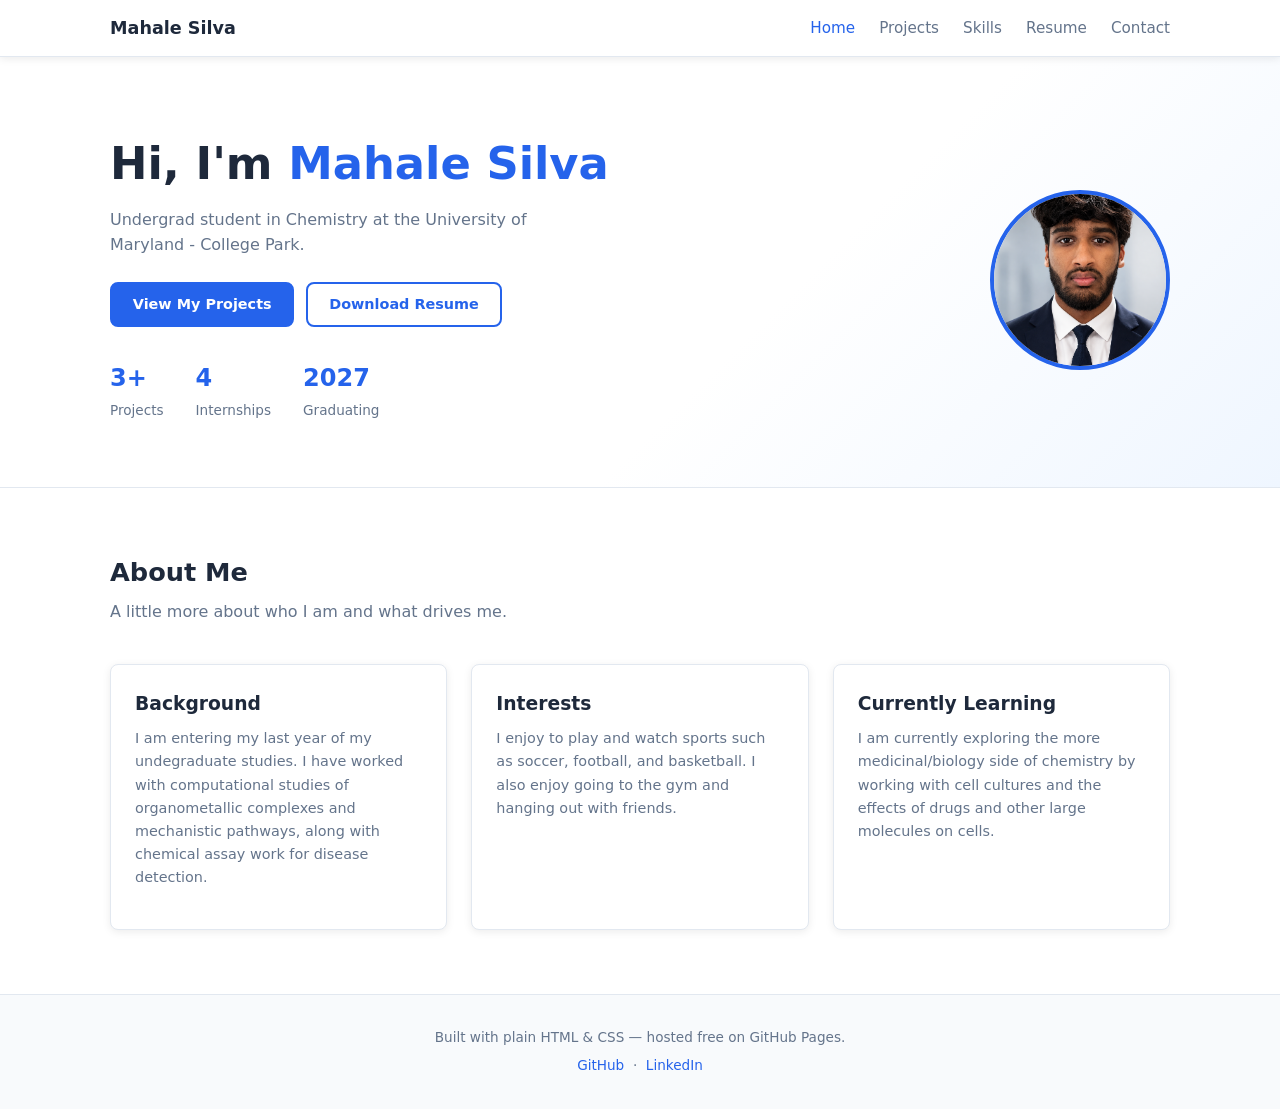
<file: index.html>
<!DOCTYPE html>
<html lang="en">
<head>
  <meta charset="UTF-8" />
  <meta name="viewport" content="width=device-width, initial-scale=1.0" />
  <title>Mahale Silva -- E-Portfolio</title>
  <link rel="stylesheet" href="css/style.css" />
</head>
<body>

<!-- ── Navigation ── -->
<nav>
  <input type="checkbox" id="nav-toggle" />
  <div class="nav-inner">
    <span class="nav-brand">Mahale Silva</span>
    <label class="nav-toggle-label" for="nav-toggle">
      <span></span>
    </label>
    <ul class="nav-links">
      <li><a href="index.html" class="active">Home</a></li>
      <li><a href="projects.html">Projects</a></li>
      <li><a href="skills.html">Skills</a></li>
      <li><a href="resume.html">Resume</a></li>
      <li><a href="contact.html">Contact</a></li>
    </ul>
  </div>
</nav>

<!-- ── Hero ── -->
<section class="hero">
  <div class="container hero-inner">
    <div class="hero-text">
      <h1>Hi, I'm <span>Mahale Silva</span></h1>
      <p>
        Undergrad student in Chemistry at the University of Maryland - College Park.
      </p>
      <div class="hero-btns">
        <a href="projects.html" class="btn">View My Projects</a>
        <a href="resume.html"   class="btn btn-outline">Download Resume</a>
      </div>
      <div class="stats">
        <div class="stat"><strong>3+</strong><span>Projects</span></div>
        <div class="stat"><strong>4</strong><span>Internships</span></div>
        <div class="stat"><strong>2027</strong><span>Graduating</span></div>
      </div>
    </div>
    <!-- Add your photo: upload a file called profile.jpg into the images/ folder -->
    <img
      src="images/profile.jpg.png"
      alt="Profile photo"
      class="hero-photo"
    />
  </div>
</section>

<!-- ── About ── -->
<section class="section section-alt">
  <div class="container">
    <h2 class="section-title">About Me</h2>
    <p class="section-sub">A little more about who I am and what drives me.</p>
    <div class="grid">

      <div class="card">
        <h3>Background</h3>
        <p>
          I am entering my last year of my undegraduate studies. I have 
          worked with computational studies of organometallic complexes 
          and mechanistic pathways, along with chemical assay work for
          disease detection.
        </p>
      </div>

      <div class="card">
        <h3>Interests</h3>
        <p>
          I enjoy to play and watch sports such as soccer, football,
          and basketball. I also enjoy going to the gym and hanging out
          with friends.
        </p>
      </div>

      <div class="card">
        <h3>Currently Learning</h3>
        <p>
          I am currently exploring the more medicinal/biology side of
          chemistry by working with cell cultures and the effects of drugs
          and other large molecules on cells.
        </p>
      </div>

    </div>
  </div>
</section>

<!-- ── Footer ── -->
<footer>
  <p>Built with plain HTML &amp; CSS &mdash; hosted free on GitHub Pages.</p>
  <p style="margin-top:.4rem;">
    <a href="https://github.com/YourUsername">GitHub</a> &nbsp;·&nbsp;
    <a href="https://linkedin.com/in/yourhandle">LinkedIn</a>
  </p>
</footer>

</body>
</html>
</file>
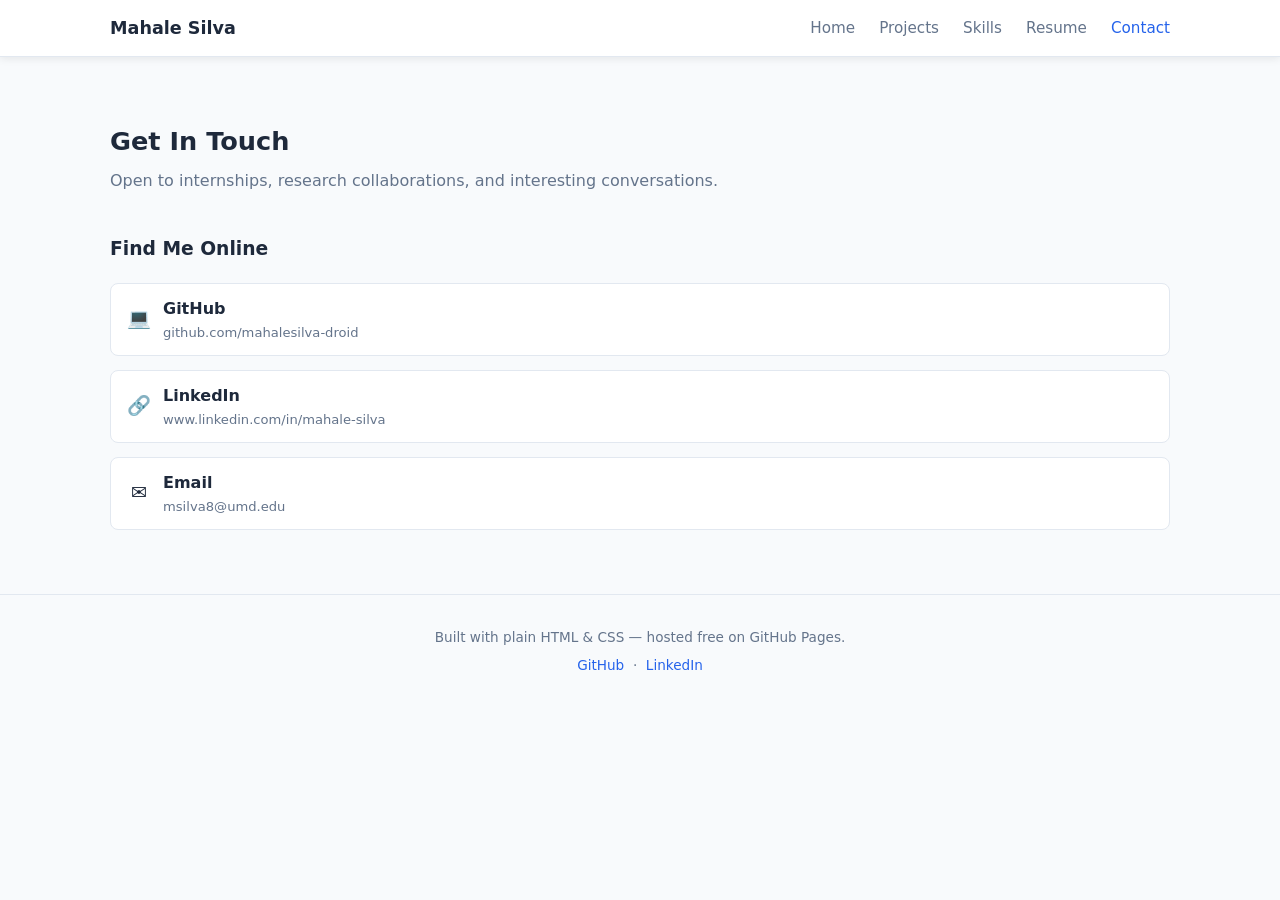
<file: contact.html>
<!DOCTYPE html>
<html lang="en">
<head>
  <meta charset="UTF-8" />
  <meta name="viewport" content="width=device-width, initial-scale=1.0" />
  <title>Contact — Mahale Silva</title>
  <link rel="stylesheet" href="css/style.css" />
</head>
<body>

<nav>
  <input type="checkbox" id="nav-toggle" />
  <div class="nav-inner">
    <span class="nav-brand">Mahale Silva</span>
    <label class="nav-toggle-label" for="nav-toggle"><span></span></label>
    <ul class="nav-links">
      <li><a href="index.html">Home</a></li>
      <li><a href="projects.html">Projects</a></li>
      <li><a href="skills.html">Skills</a></li>
      <li><a href="resume.html">Resume</a></li>
      <li><a href="contact.html" class="active">Contact</a></li>
    </ul>
  </div>
</nav>

<section class="section">
  <div class="container">
    <h2 class="section-title">Get In Touch</h2>
    <p class="section-sub">Open to internships, research collaborations, and interesting conversations.</p>

    <div>

      <!-- Social / direct links -->
      <div>
        <h3 style="margin-bottom:1.2rem;">Find Me Online</h3>
        <div class="social-links">

          <a href="https://github.com/YourUsername" class="social-link" target="_blank" rel="noopener">
            <span class="social-icon">&#x1F4BB;</span>
            <div>
              <strong>GitHub</strong>
              <div style="font-size:.82rem;color:var(--muted);">github.com/mahalesilva-droid</div>
            </div>
          </a>

          <a href="https://linkedin.com/in/yourhandle" class="social-link" target="_blank" rel="noopener">
            <span class="social-icon">&#x1F517;</span>
            <div>
              <strong>LinkedIn</strong>
              <div style="font-size:.82rem;color:var(--muted);">www.linkedin.com/in/mahale-silva</div>
            </div>
          </a>

          <a href="mailto:your.email@university.edu" class="social-link">
            <span class="social-icon">&#x2709;&#xFE0F;</span>
            <div>
              <strong>Email</strong>
              <div style="font-size:.82rem;color:var(--muted);">msilva8@umd.edu</div>
            </div>
          </a>

        </div>
      </div>

    </div>
  </div>
</section>

<footer>
  <p>Built with plain HTML &amp; CSS &mdash; hosted free on GitHub Pages.</p>
  <p style="margin-top:.4rem;">
    <a href="https://github.com/YourUsername">GitHub</a> &nbsp;·&nbsp;
    <a href="https://linkedin.com/in/yourhandle">LinkedIn</a>
  </p>
</footer>

</body>
</html>
</file>
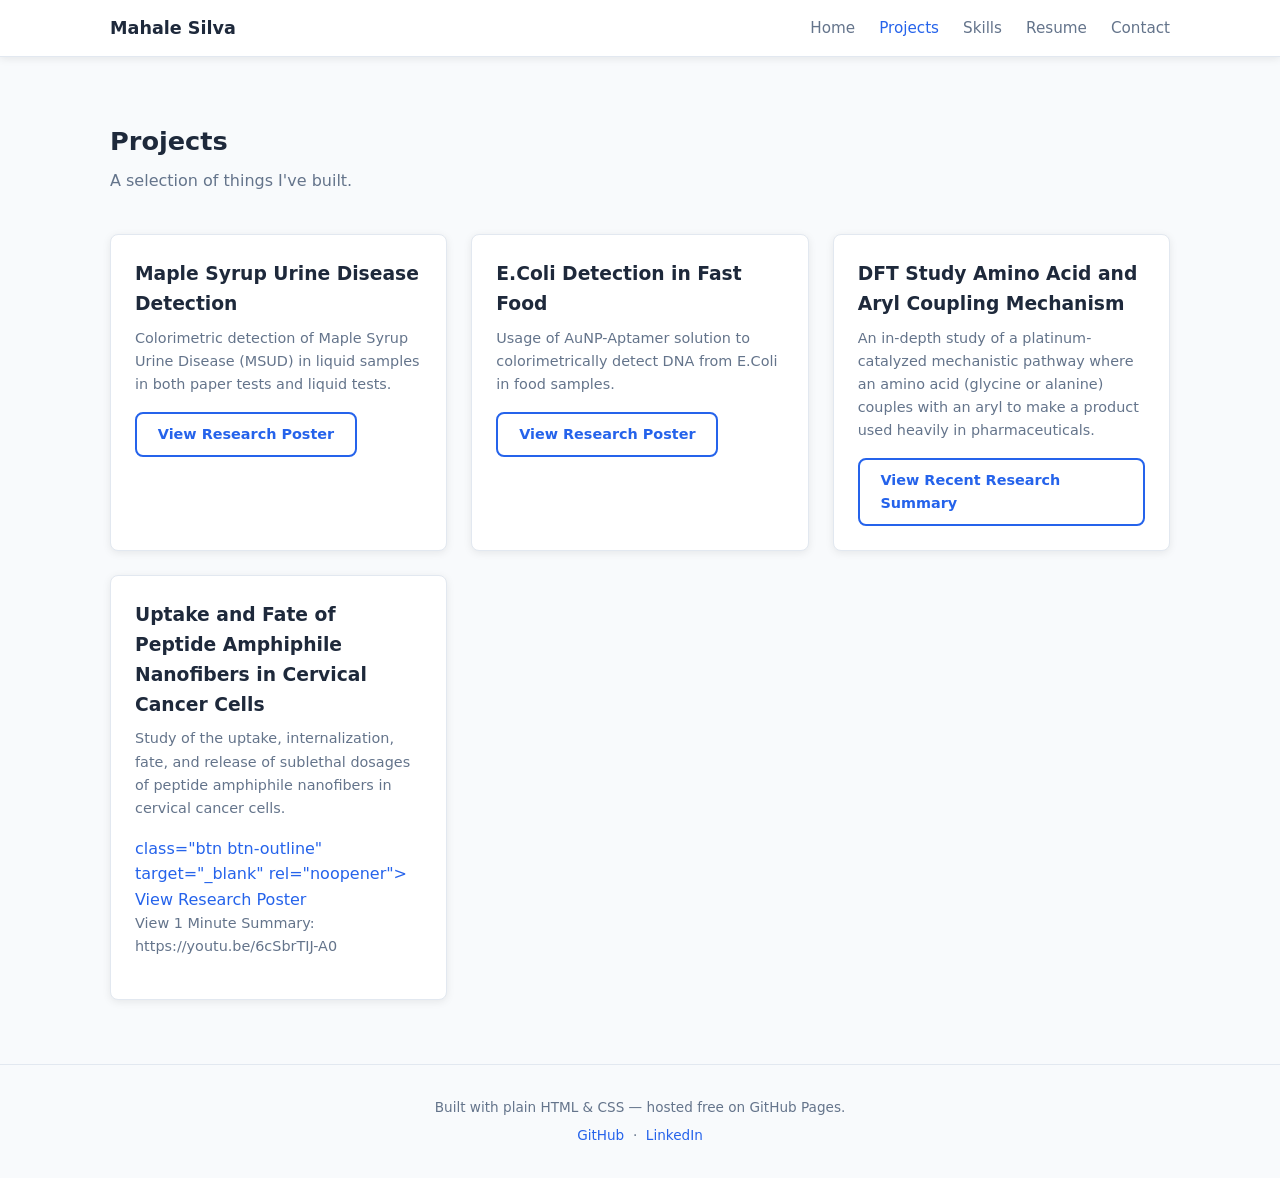
<file: projects.html>
<!DOCTYPE html>
<html lang="en">
<head>
  <meta charset="UTF-8" />
  <meta name="viewport" content="width=device-width, initial-scale=1.0" />
  <title>Projects — Mahale Silva</title>
  <link rel="stylesheet" href="css/style.css" />
</head>
<body>

<nav>
  <input type="checkbox" id="nav-toggle" />
  <div class="nav-inner">
    <span class="nav-brand">Mahale Silva</span>
    <label class="nav-toggle-label" for="nav-toggle"><span></span></label>
    <ul class="nav-links">
      <li><a href="index.html">Home</a></li>
      <li><a href="projects.html" class="active">Projects</a></li>
      <li><a href="skills.html">Skills</a></li>
      <li><a href="resume.html">Resume</a></li>
      <li><a href="contact.html">Contact</a></li>
    </ul>
  </div>
</nav>

<section class="section">
  <div class="container">
    <h2 class="section-title">Projects</h2>
    <p class="section-sub">A selection of things I've built. </p>

    <div class="grid">

      <!-- Project 1 -->
      <div class="card">
        <h3>Maple Syrup Urine Disease Detection</h3>
        <p>
          Colorimetric detection of Maple Syrup Urine Disease (MSUD) in liquid samples in both paper tests and liquid tests.
        </p>
        <a href="images/project1-combined.pdf"
           class="btn btn-outline" target="_blank" rel="noopener">
          View Research Poster
        </a>
      </div>

      <!-- Project 2 -->
      <div class="card">
        <h3>E.Coli Detection in Fast Food</h3>
        <p>
          Usage of AuNP-Aptamer solution to colorimetrically detect DNA from E.Coli in food samples.
        </p>
        <a href="images/project2.pdf"
           class="btn btn-outline" target="_blank" rel="noopener">
          View Research Poster
        </a>
      </div>

      <!-- Project 3 -->
      <div class="card">
        <h3>DFT Study Amino Acid and Aryl Coupling Mechanism</h3>
        <p>
          An in-depth study of a platinum-catalyzed mechanistic pathway where an amino acid
          (glycine or alanine) couples with an aryl to make a product used heavily in pharmaceuticals.
        </p>
        <a href="images/Modifying the Activation Barrier of Pt(IV)-Mediated Amino Acid and 4-Fluorophenyl Coupling through Pyridine Substituent Modification.pdf"
           class="btn btn-outline" target="_blank" rel="noopener">
          View Recent Research Summary
        </a>
      </div>
 <!-- Project 4 -->
      <div class="card">
        <h3>Uptake and Fate of Peptide Amphiphile Nanofibers in Cervical Cancer Cells</h3>
        <p>
          Study of the uptake, internalization, fate, and release of sublethal dosages of peptide
          amphiphile nanofibers in cervical cancer cells.
        </p>
        <a href="images/RAPS_Spring_2026_Poster_Edited.jpg">
          class="btn btn-outline" target="_blank" rel="noopener">
          View Research Poster
        </a>
        <p>
        View 1 Minute Summary:
        https://youtu.be/6cSbrTIJ-A0
        </p>
        
      </div>
    </div><!-- /.grid -->
  </div>
</section>

<footer>
  <p>Built with plain HTML &amp; CSS &mdash; hosted free on GitHub Pages.</p>
  <p style="margin-top:.4rem;">
    <a href="https://github.com/YourUsername">GitHub</a> &nbsp;·&nbsp;
    <a href="https://linkedin.com/in/yourhandle">LinkedIn</a>
  </p>
</footer>

</body>
</html>
</file>
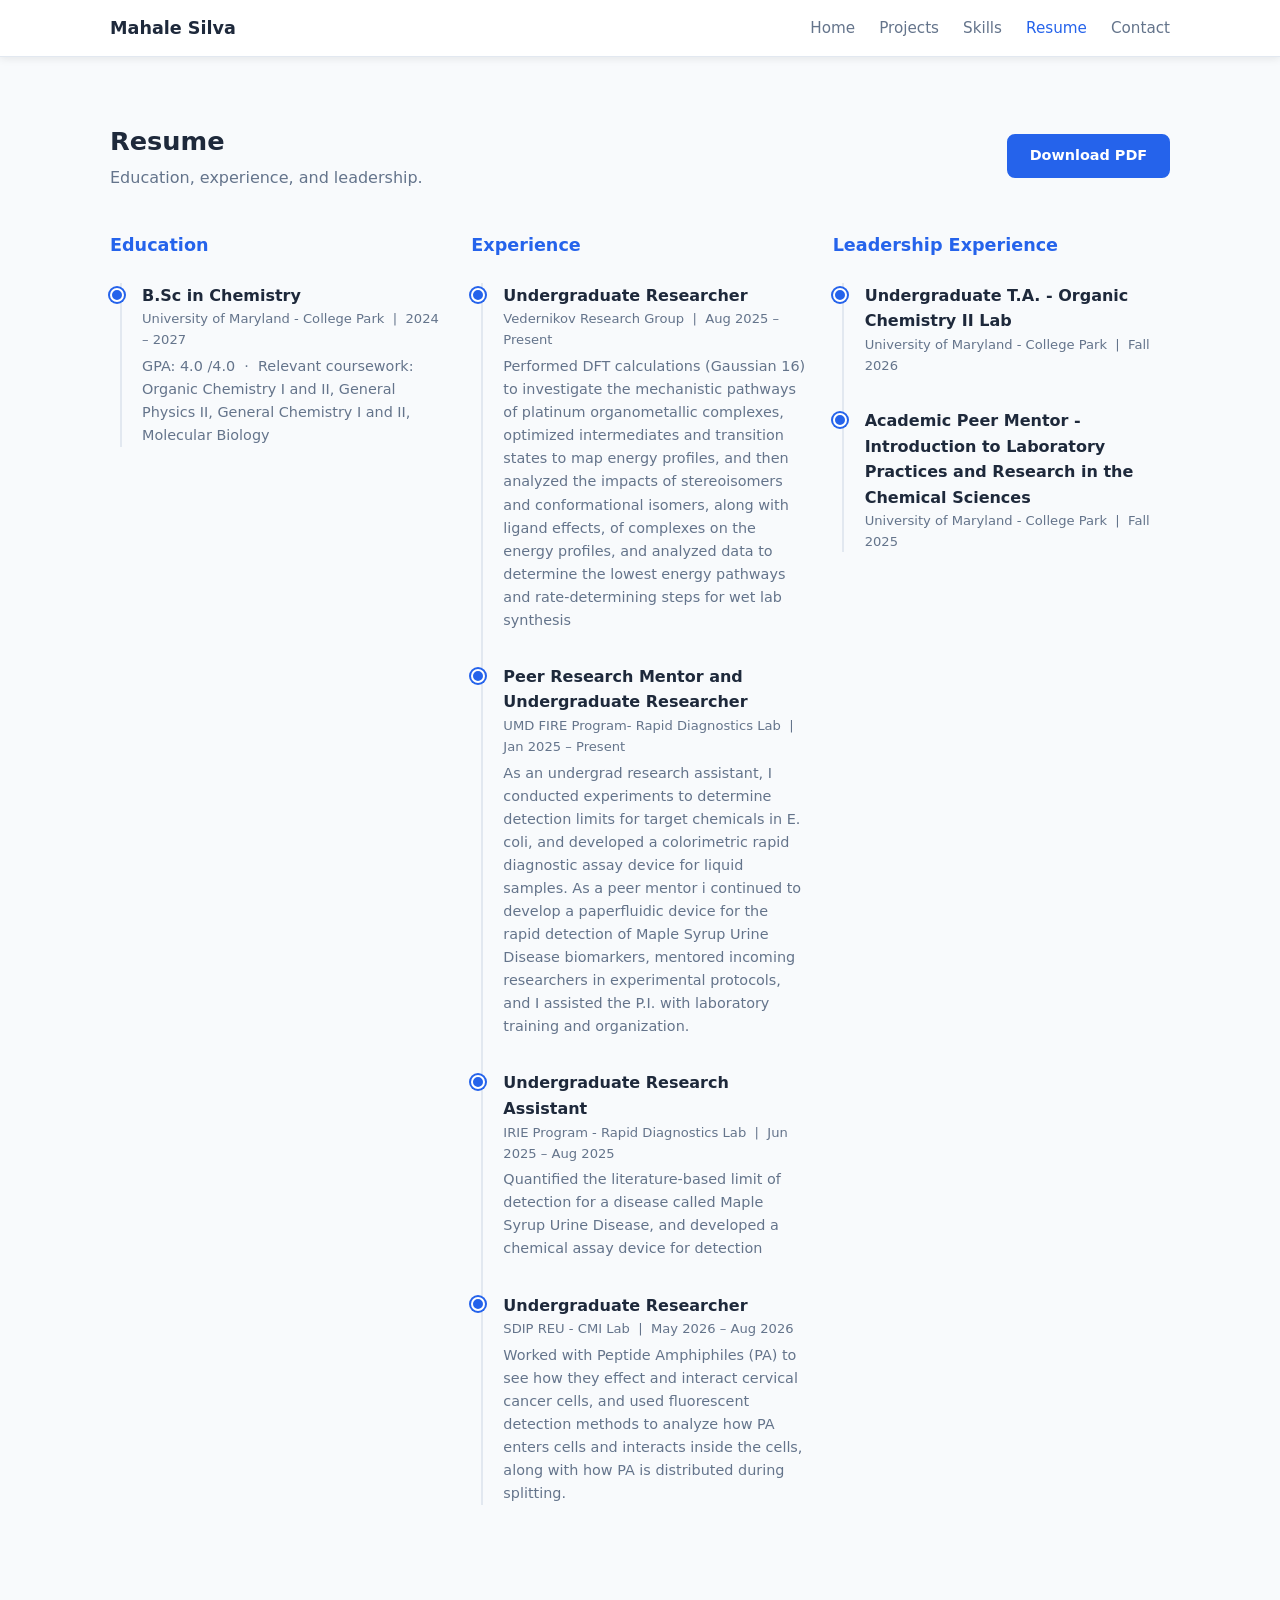
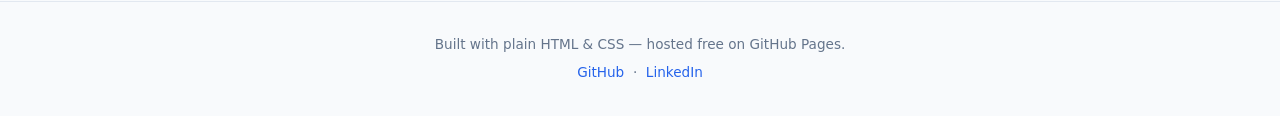
<file: resume.html>
<!DOCTYPE html>
<html lang="en">
<head>
  <meta charset="UTF-8" />
  <meta name="viewport" content="width=device-width, initial-scale=1.0" />
  <title>Resume — Mahale Silva</title>
  <link rel="stylesheet" href="css/style.css" />
</head>
<body>

<nav>
  <input type="checkbox" id="nav-toggle" />
  <div class="nav-inner">
    <span class="nav-brand">Mahale Silva</span>
    <label class="nav-toggle-label" for="nav-toggle"><span></span></label>
    <ul class="nav-links">
      <li><a href="index.html">Home</a></li>
      <li><a href="projects.html">Projects</a></li>
      <li><a href="skills.html">Skills</a></li>
      <li><a href="resume.html" class="active">Resume</a></li>
      <li><a href="contact.html">Contact</a></li>
    </ul>
  </div>
</nav>

<section class="section">
  <div class="container">
    <div style="display:flex;justify-content:space-between;align-items:center;flex-wrap:wrap;gap:1rem;margin-bottom:2.5rem;">
      <div>
        <h2 class="section-title" style="margin-bottom:.2rem;">Resume</h2>
        <p class="section-sub" style="margin-bottom:0;">Education, experience, and leadership.</p>
      </div>
      <!-- Upload your resume as resume.pdf into the root folder — this link will work automatically -->
      <a href="resume.pdf" class="btn" download>Download PDF</a>
    </div>

    <div class="grid" style="align-items:start;">

      <!-- Education -->
      <div>
        <h3 style="margin-bottom:1.5rem;font-size:1.1rem;color:var(--accent);">Education</h3>
        <div class="timeline">

          <div class="timeline-item">
            <div class="timeline-dot"></div>
            <h4>B.Sc in Chemistry </h4>
            <p class="meta">University of Maryland - College Park &nbsp;|&nbsp; 2024 – 2027</p>
            <p>GPA: 4.0 /4.0 &nbsp;·&nbsp; Relevant coursework: Organic Chemistry I and II, General Physics II, General Chemistry I and II, Molecular Biology</p>
          </div>

        </div>
      </div>

      <!-- Experience -->
      <div>
        <h3 style="margin-bottom:1.5rem;font-size:1.1rem;color:var(--accent);">Experience</h3>
        <div class="timeline">

          <div class="timeline-item">
            <div class="timeline-dot"></div>
            <h4>Undergraduate Researcher</h4>
            <p class="meta">Vedernikov Research Group &nbsp;|&nbsp; Aug 2025 – Present</p>
            <p>
              Performed DFT calculations (Gaussian 16) to investigate the mechanistic pathways of
              platinum organometallic complexes, optimized intermediates and transition states to
              map energy profiles, and then analyzed the impacts of stereoisomers and conformational
              isomers, along with ligand effects, of complexes on the energy profiles, and analyzed
              data to determine the lowest energy pathways and rate-determining steps for wet lab synthesis

            </p>
          </div>

          <div class="timeline-item">
            <div class="timeline-dot"></div>
            <h4>Peer Research Mentor and Undergraduate Researcher</h4>
            <p class="meta">UMD FIRE Program- Rapid Diagnostics Lab &nbsp;|&nbsp; Jan 2025 – Present</p>
            <p>
              As an undergrad research assistant, I conducted experiments to determine detection limits
              for target chemicals in E. coli, and developed a colorimetric rapid diagnostic assay device
              for liquid samples. As a peer mentor i continued to develop a paperfluidic device for the
              rapid detection of Maple Syrup Urine Disease biomarkers, mentored incoming researchers in 
              experimental protocols, and I assisted the P.I. with laboratory training and organization.

            </p>
          </div>

          <div class="timeline-item">
            <div class="timeline-dot"></div>
            <h4>Undergraduate Research Assistant</h4>
            <p class="meta">IRIE Program - Rapid Diagnostics Lab &nbsp;|&nbsp; Jun 2025 – Aug 2025</p>
            <p>
              Quantified the literature-based limit of detection for a disease called Maple Syrup Urine
              Disease, and developed a chemical assay device for detection

            </p>
          </div>
          
          <div class="timeline-item">
            <div class="timeline-dot"></div>
            <h4>Undergraduate Researcher</h4>
            <p class="meta">SDIP REU - CMI Lab &nbsp;|&nbsp; May 2026 – Aug 2026</p>
            <p>
              Worked with Peptide Amphiphiles (PA) to see how they effect and interact cervical
              cancer cells, and used fluorescent detection methods to analyze how PA enters cells
              and interacts inside the cells, along with how PA is distributed during splitting.

            </p>
          </div>

        </div>
      </div>

      <!-- Achievements -->
      <div>
        <h3 style="margin-bottom:1.5rem;font-size:1.1rem;color:var(--accent);">Leadership Experience</h3>
        <div class="timeline">

          <div class="timeline-item">
            <div class="timeline-dot"></div>
            <h4>Undergraduate T.A. - Organic Chemistry II Lab</h4>
            <p class="meta">University of Maryland - College Park &nbsp;|&nbsp; Fall 2026</p>
          </div>

          <div class="timeline-item">
            <div class="timeline-dot"></div>
            <h4>Academic Peer Mentor - Introduction to Laboratory Practices and Research in the Chemical Sciences</h4>
            <p class="meta">University of Maryland - College Park &nbsp;|&nbsp; Fall 2025</p>
          </div>

        </div>
      </div>

    </div>
  </div>
</section>

<footer>
  <p>Built with plain HTML &amp; CSS &mdash; hosted free on GitHub Pages.</p>
  <p style="margin-top:.4rem;">
    <a href="https://github.com/YourUsername">GitHub</a> &nbsp;·&nbsp;
    <a href="https://linkedin.com/in/yourhandle">LinkedIn</a>
  </p>
</footer>

</body>
</html>
</file>
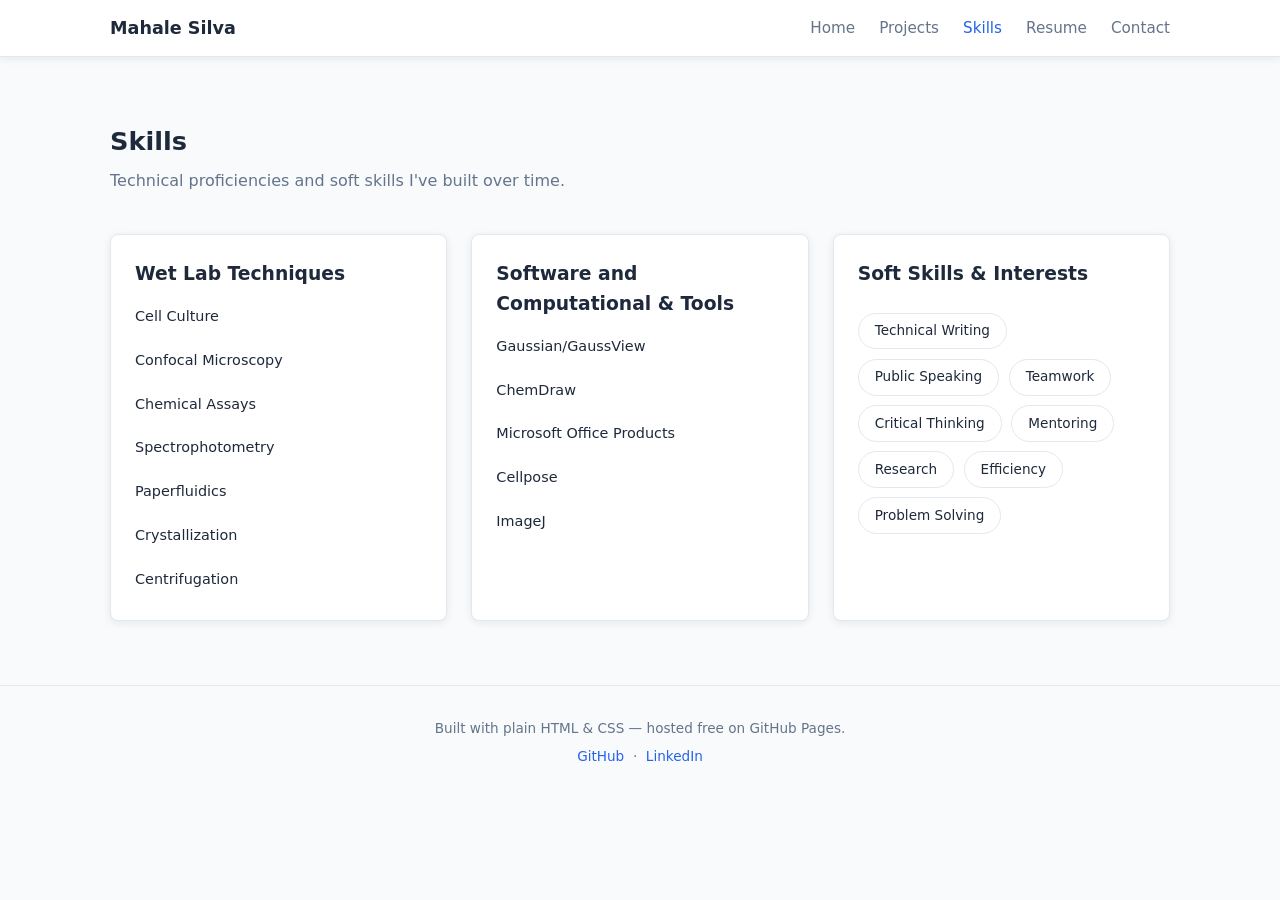
<file: skills.html>
<!DOCTYPE html>
<html lang="en">
<head>
  <meta charset="UTF-8" />
  <meta name="viewport" content="width=device-width, initial-scale=1.0" />
  <title>Skills — Mahale Silva</title>
  <link rel="stylesheet" href="css/style.css" />
</head>
<body>

<nav>
  <input type="checkbox" id="nav-toggle" />
  <div class="nav-inner">
    <span class="nav-brand">Mahale Silva</span>
    <label class="nav-toggle-label" for="nav-toggle"><span></span></label>
    <ul class="nav-links">
      <li><a href="index.html">Home</a></li>
      <li><a href="projects.html">Projects</a></li>
      <li><a href="skills.html" class="active">Skills</a></li>
      <li><a href="resume.html">Resume</a></li>
      <li><a href="contact.html">Contact</a></li>
    </ul>
  </div>
</nav>

<section class="section">
  <div class="container">
    <h2 class="section-title">Skills</h2>
    <p class="section-sub">Technical proficiencies and soft skills I've built over time.</p>

    <div class="grid">

      <!-- Technical skills with CSS progress bars -->
      <div class="card">
        <h3>Wet Lab Techniques</h3>
        <div class="skill-list" style="margin-top:1rem;">

          <div class="skill-item">
            <label><span>Cell Culture</span></label>
            
          </div>
          
          <div class="skill-item">
            <label><span>Confocal Microscopy</span></label>
            
          </div>


          <div class="skill-item">
            <label><span>Chemical Assays</span></label>
            
          </div>

          <div class="skill-item">
            <label><span>Spectrophotometry</span></label>
            
          </div>

          <div class="skill-item">
            <label><span>Paperfluidics</span></label>
      
          </div>

          <div class="skill-item">
            <label><span>Crystallization</span></label>
            
          </div>

          <div class="skill-item">
            <label><span>Centrifugation</span></label>
            
          </div>

        </div>
      </div>

      <!-- Frameworks & Tools -->
      <div class="card">
        <h3>Software and Computational &amp; Tools</h3>
        <div class="skill-list" style="margin-top:1rem;">

          <div class="skill-item">
            <label><span>Gaussian/GaussView</span></label>
            
          </div>

          <div class="skill-item">
            <label><span>ChemDraw</span></label>
            
          </div>

          <div class="skill-item">
            <label><span>Microsoft Office Products</span></label>
            
          </div>

          <div class="skill-item">
            <label><span>Cellpose</span></label>
           
          </div>

          <div class="skill-item">
            <label><span>ImageJ</span></label>
           
          </div>

        </div>
      </div>

      <!-- Soft skills -->
      <div class="card">
        <h3>Soft Skills &amp; Interests</h3>
        <div class="soft-grid">
          <span class="soft-badge">Technical Writing</span>
          <span class="soft-badge">Public Speaking</span>
          <span class="soft-badge">Teamwork</span>
          <span class="soft-badge">Critical Thinking</span>
          <span class="soft-badge">Mentoring</span>
          <span class="soft-badge">Research</span>
          <span class="soft-badge">Efficiency</span>
          <span class="soft-badge">Problem Solving</span>
        </div>
      </div>

    </div><!-- /.grid -->
  </div>
</section>

<footer>
  <p>Built with plain HTML &amp; CSS &mdash; hosted free on GitHub Pages.</p>
  <p style="margin-top:.4rem;">
    <a href="https://github.com/YourUsername">GitHub</a> &nbsp;·&nbsp;
    <a href="https://linkedin.com/in/yourhandle">LinkedIn</a>
  </p>
</footer>

</body>
</html>
</file>
<file: css/style.css>
/* ============================================================
   E-Portfolio Template — single shared stylesheet
   Students: change the 4 CSS variables below to retheme everything
   ============================================================ */

:root {
  --accent:    #2563eb;
  --accent-dark: #1d4ed8;
  --bg:        #f8fafc;
  --surface:   #ffffff;
  --text:      #1e293b;
  --muted:     #64748b;
  --border:    #e2e8f0;
  --radius:    0.5rem;
  --shadow:    0 2px 8px rgba(0,0,0,.08);
  --font:      'Segoe UI', system-ui, sans-serif;
  --max-w:     1100px;
}

/* ── Reset ── */
*, *::before, *::after { box-sizing: border-box; margin: 0; padding: 0; }
html { scroll-behavior: smooth; }
body {
  font-family: var(--font);
  background: var(--bg);
  color: var(--text);
  line-height: 1.6;
}
img { max-width: 100%; display: block; }
a { color: var(--accent); text-decoration: none; }
a:hover { text-decoration: underline; }

/* ── Layout helpers ── */
.container { max-width: var(--max-w); margin: 0 auto; padding: 0 1.25rem; }
.section    { padding: 4rem 0; }
.section-alt { background: var(--surface); }

/* ── Nav ── */
nav {
  position: sticky; top: 0; z-index: 100;
  background: var(--surface);
  border-bottom: 1px solid var(--border);
  box-shadow: var(--shadow);
}
.nav-inner {
  display: flex; align-items: center; justify-content: space-between;
  max-width: var(--max-w); margin: 0 auto; padding: 0 1.25rem;
  height: 3.5rem;
}
.nav-brand { font-weight: 700; font-size: 1.1rem; color: var(--text); }
.nav-links { display: flex; gap: 1.5rem; list-style: none; }
.nav-links a { color: var(--muted); font-size: .95rem; transition: color .2s; }
.nav-links a:hover, .nav-links a.active { color: var(--accent); text-decoration: none; }

/* Mobile nav — pure CSS checkbox trick */
.nav-toggle-label { display: none; cursor: pointer; padding: .5rem; }
.nav-toggle-label span,
.nav-toggle-label span::before,
.nav-toggle-label span::after {
  display: block; width: 22px; height: 2px;
  background: var(--text); border-radius: 2px;
  transition: transform .3s;
}
.nav-toggle-label span::before { content: ''; margin-top: 5px; }
.nav-toggle-label span::after  { content: ''; margin-top: 5px; }
#nav-toggle { display: none; }

@media (max-width: 600px) {
  .nav-toggle-label { display: block; }
  .nav-links {
    display: none; flex-direction: column; gap: 0;
    position: absolute; top: 3.5rem; left: 0; right: 0;
    background: var(--surface);
    border-bottom: 1px solid var(--border);
  }
  .nav-links a { display: block; padding: .75rem 1.25rem; border-top: 1px solid var(--border); }
  #nav-toggle:checked ~ .nav-inner .nav-links { display: flex; }
}

/* ── Buttons ── */
.btn {
  display: inline-block; padding: .55rem 1.3rem;
  background: var(--accent); color: #fff;
  border-radius: var(--radius); font-size: .9rem; font-weight: 600;
  border: 2px solid var(--accent); transition: background .2s, color .2s;
}
.btn:hover { background: var(--accent-dark); border-color: var(--accent-dark); text-decoration: none; }
.btn-outline {
  background: transparent; color: var(--accent);
}
.btn-outline:hover { background: var(--accent); color: #fff; }

/* ── Hero ── */
.hero {
  padding: 5rem 0 4rem;
  background: linear-gradient(135deg, var(--surface) 60%, #eff6ff 100%);
  border-bottom: 1px solid var(--border);
}
.hero-inner {
  display: flex; align-items: center; gap: 3rem;
  flex-wrap: wrap;
}
.hero-text { flex: 1; min-width: 260px; }
.hero-text h1 { font-size: clamp(1.8rem, 4vw, 2.8rem); line-height: 1.2; }
.hero-text h1 span { color: var(--accent); }
.hero-text p { color: var(--muted); margin: 1rem 0 1.5rem; max-width: 480px; }
.hero-btns { display: flex; gap: .75rem; flex-wrap: wrap; }
.hero-photo {
  width: 180px; height: 180px; border-radius: 50%;
  object-fit: cover; border: 4px solid var(--accent);
  background: var(--border);
  flex-shrink: 0;
}
.stats { display: flex; gap: 2rem; margin-top: 2rem; flex-wrap: wrap; }
.stat strong { display: block; font-size: 1.5rem; color: var(--accent); }
.stat span { font-size: .85rem; color: var(--muted); }

/* ── Section headings ── */
.section-title {
  font-size: 1.6rem; margin-bottom: .4rem;
}
.section-sub {
  color: var(--muted); margin-bottom: 2.5rem;
}

/* ── Cards grid ── */
.grid {
  display: grid;
  grid-template-columns: repeat(auto-fit, minmax(280px, 1fr));
  gap: 1.5rem;
}
.card {
  background: var(--surface); border: 1px solid var(--border);
  border-radius: var(--radius); padding: 1.5rem;
  box-shadow: var(--shadow); transition: transform .2s, box-shadow .2s;
}
.card:hover { transform: translateY(-3px); box-shadow: 0 6px 18px rgba(0,0,0,.12); }
.card h3 { margin-bottom: .5rem; }
.card p  { color: var(--muted); font-size: .9rem; margin-bottom: 1rem; }
.badge-row { display: flex; flex-wrap: wrap; gap: .4rem; margin-bottom: 1rem; }
.badge {
  font-size: .75rem;
  padding: .2rem .6rem;
  background: #eff6ff;
  color: var(--accent);
  border-radius: 999px;
  border: 1px solid #bfdbfe;
}

/* ── Skills ── */
.skill-list { display: flex; flex-direction: column; gap: 1rem; }
.skill-item label {
  display: flex; justify-content: space-between;
  font-size: .9rem; margin-bottom: .3rem;
}
.skill-bar {
  height: 8px; background: var(--border); border-radius: 999px; overflow: hidden;
}
.skill-bar-fill {
  height: 100%; background: var(--accent); border-radius: 999px;
  animation: grow .8s ease forwards;
  transform-origin: left;
}
@keyframes grow { from { width: 0; } }

.soft-grid {
  display: flex; flex-wrap: wrap; gap: .6rem; margin-top: 1.5rem;
}
.soft-badge {
  padding: .4rem 1rem; border-radius: 999px;
  background: var(--surface); border: 1px solid var(--border);
  font-size: .85rem;
}

/* ── Timeline (resume) ── */
.timeline { position: relative; padding-left: 2rem; }
.timeline::before {
  content: ''; position: absolute;
  left: .6rem; top: 0; bottom: 0;
  width: 2px; background: var(--border);
}
.timeline-item { position: relative; margin-bottom: 2rem; }
.timeline-dot {
  position: absolute; left: -2rem; top: .3rem;
  width: 14px; height: 14px; border-radius: 50%;
  background: var(--accent); border: 2px solid var(--surface);
  box-shadow: 0 0 0 2px var(--accent);
}
.timeline-item h4 { font-size: 1rem; }
.timeline-item .meta {
  font-size: .82rem; color: var(--muted); margin-bottom: .3rem;
}
.timeline-item p { font-size: .9rem; color: var(--muted); }

/* ── Contact form ── */
.contact-grid {
  display: grid; grid-template-columns: 1fr 1fr; gap: 3rem; align-items: start;
}
@media (max-width: 600px) { .contact-grid { grid-template-columns: 1fr; } }

.form-group { margin-bottom: 1.2rem; }
.form-group label { display: block; font-size: .9rem; margin-bottom: .35rem; font-weight: 500; }
.form-group input,
.form-group textarea,
.form-group select {
  width: 100%; padding: .6rem .85rem;
  border: 1px solid var(--border); border-radius: var(--radius);
  font-family: var(--font); font-size: .95rem; color: var(--text);
  background: var(--surface); transition: border-color .2s;
}
.form-group input:focus,
.form-group textarea:focus {
  outline: none; border-color: var(--accent);
  box-shadow: 0 0 0 3px rgba(37,99,235,.15);
}
.form-group textarea { resize: vertical; min-height: 130px; }

.social-links { display: flex; flex-direction: column; gap: .9rem; }
.social-link {
  display: flex; align-items: center; gap: .75rem;
  padding: .75rem 1rem; border: 1px solid var(--border);
  border-radius: var(--radius); background: var(--surface);
  color: var(--text); transition: border-color .2s, box-shadow .2s;
}
.social-link:hover { border-color: var(--accent); box-shadow: var(--shadow); text-decoration: none; }
.social-icon { font-size: 1.2rem; width: 1.5rem; text-align: center; }

/* ── Footer ── */
footer {
  text-align: center; padding: 2rem 1rem;
  border-top: 1px solid var(--border);
  color: var(--muted); font-size: .85rem;
}
</file>
